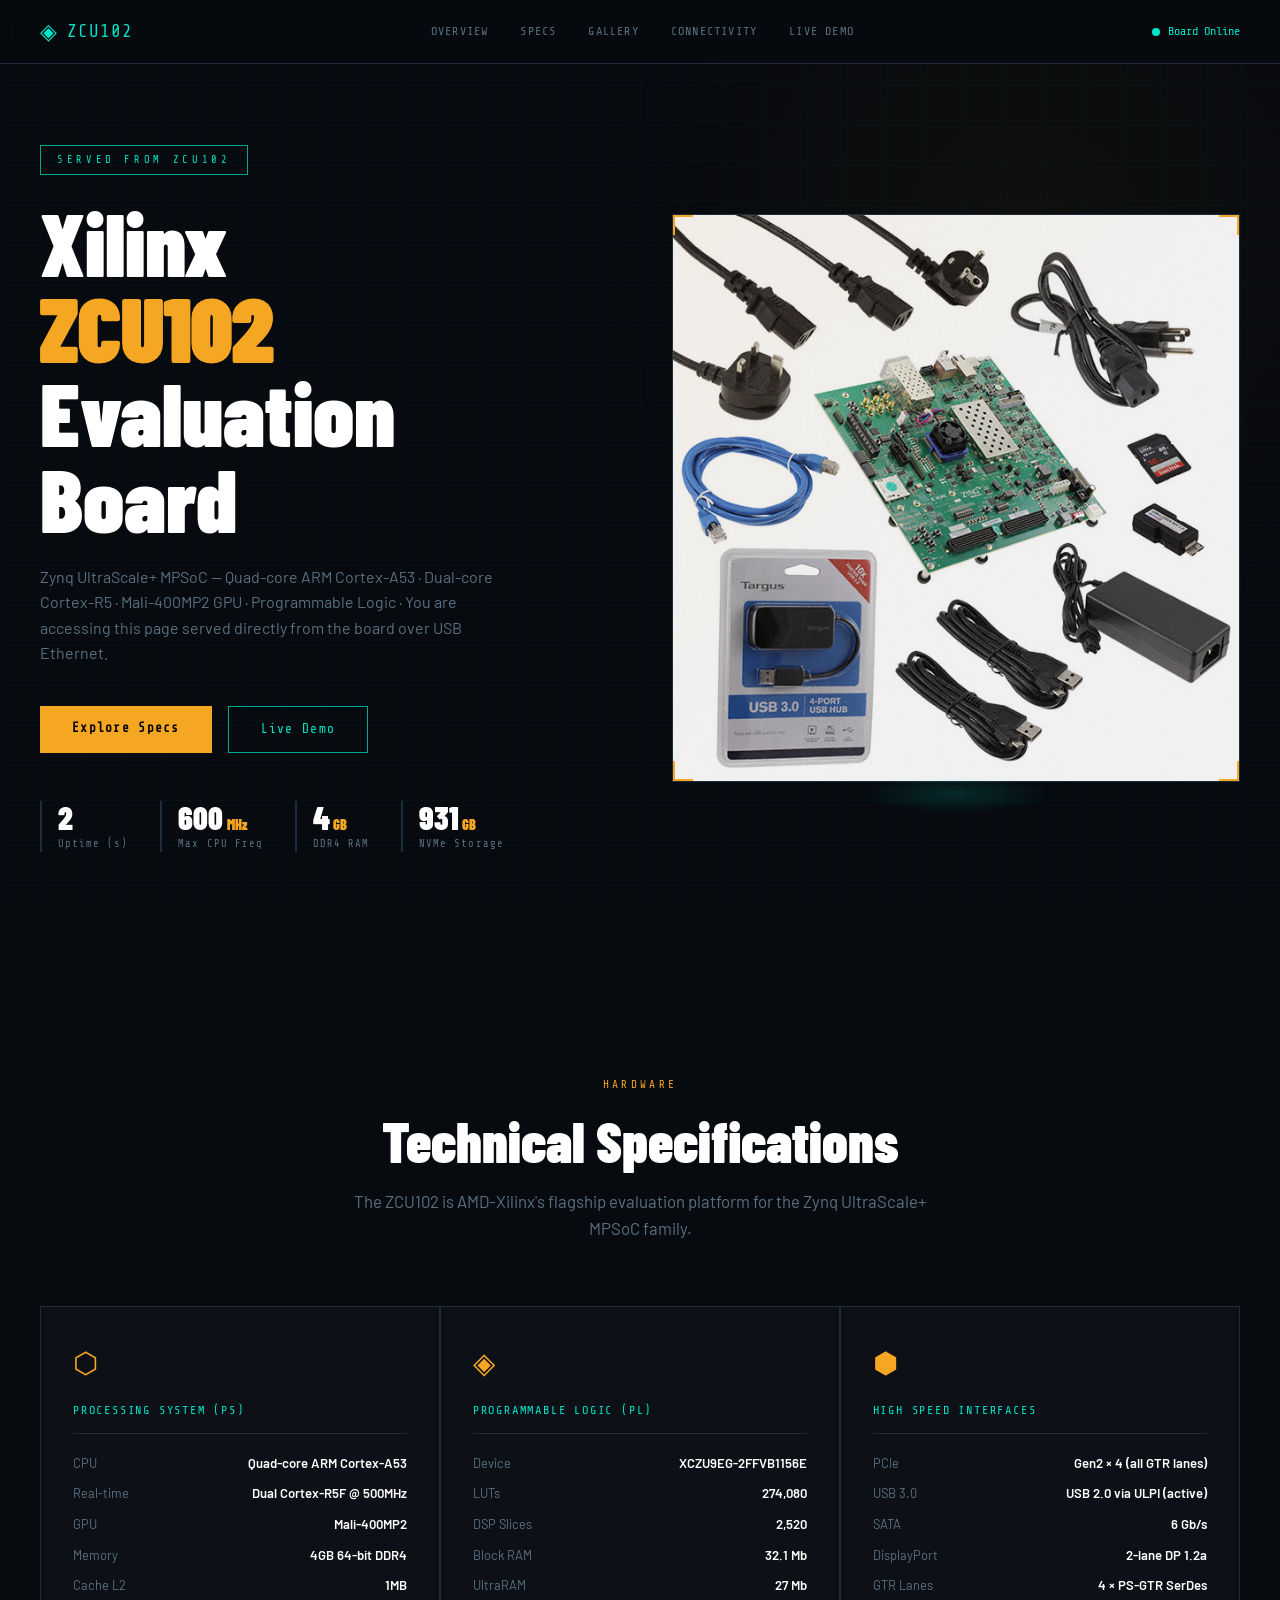
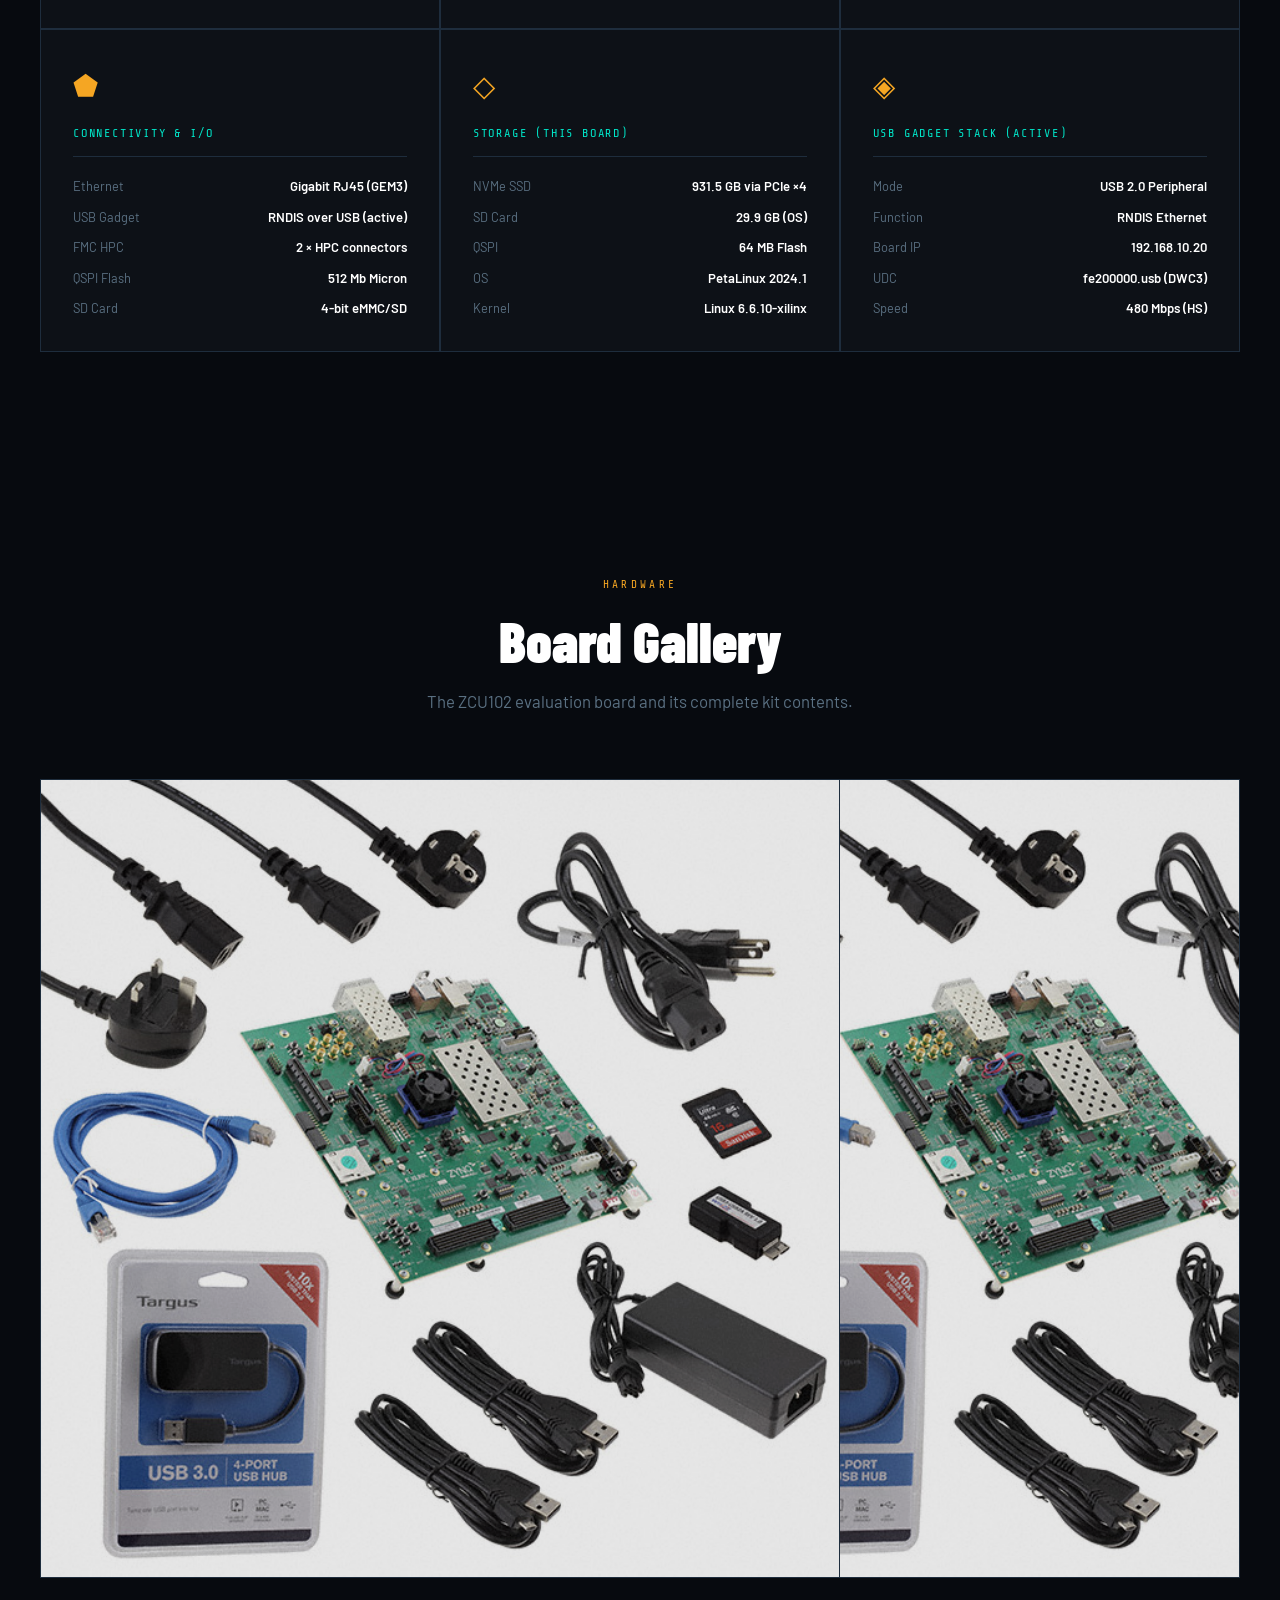
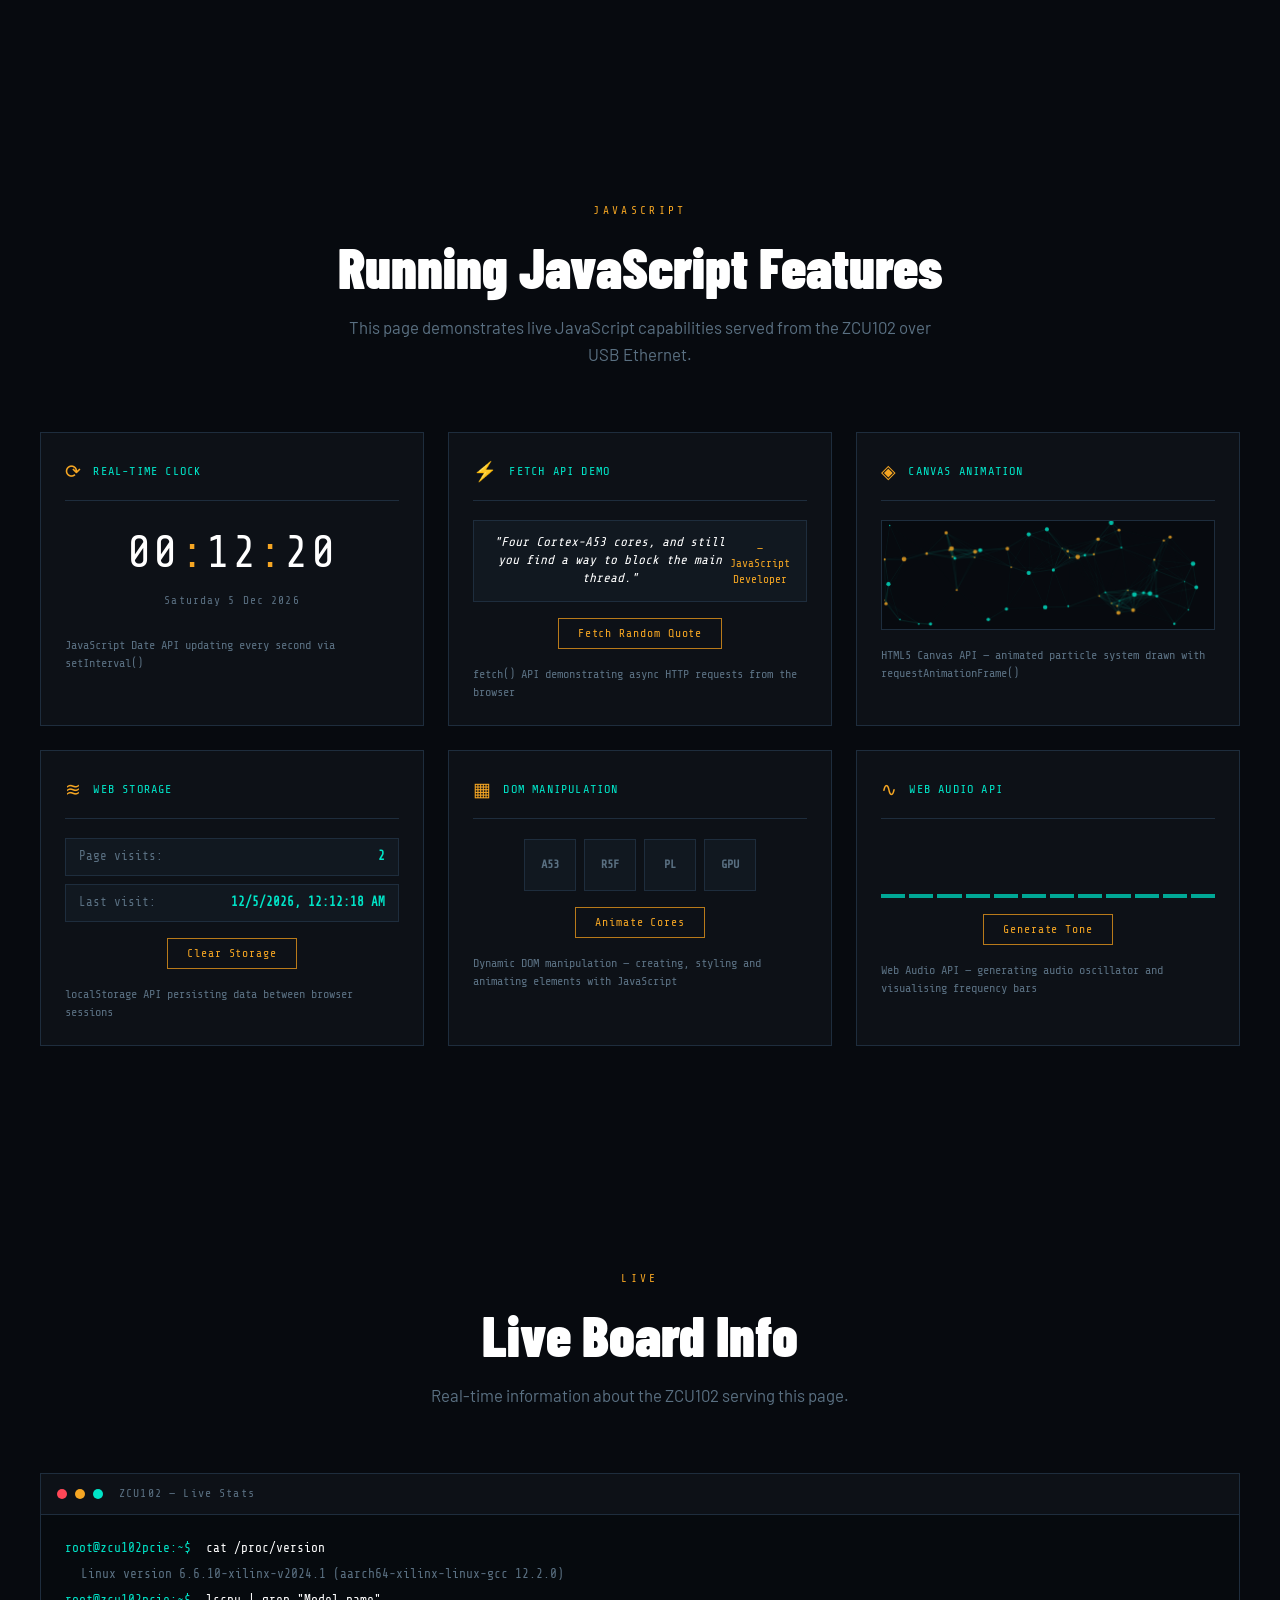
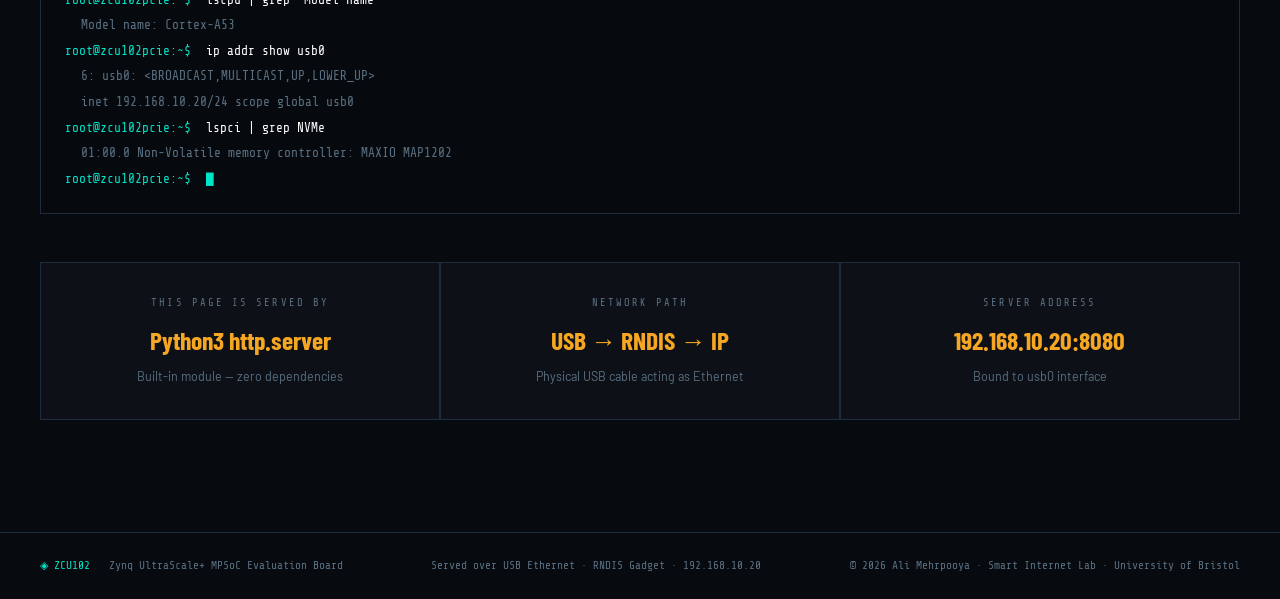
<file: webserver/www/index.html>
<!DOCTYPE html>
<html lang="en">
<head>
<meta charset="UTF-8">
<meta name="viewport" content="width=device-width, initial-scale=1.0">
<title>ZCU102 — Xilinx Zynq UltraScale+ MPSoC</title>
<link rel="stylesheet" href="style.css">
</head>
<body>

<!-- Animated background grid -->
<div class="bg-grid"></div>
<div class="bg-glow"></div>

<!-- Navigation -->
<nav class="nav">
  <div class="nav-logo">
    <span class="nav-logo-icon">◈</span>
    <span>ZCU102</span>
  </div>
  <div class="nav-links">
    <a href="#overview">Overview</a>
    <a href="#specs">Specs</a>
    <a href="#gallery">Gallery</a>
    <a href="#connectivity">Connectivity</a>
    <a href="#demo">Live Demo</a>
  </div>
  <div class="nav-status">
    <span class="status-dot"></span>
    <span id="board-status">Board Online</span>
  </div>
</nav>

<!-- Hero Section -->
<section class="hero" id="overview">
  <div class="hero-content">
    <div class="hero-badge">SERVED FROM ZCU102</div>
    <h1 class="hero-title">
      Xilinx<br>
      <span class="hero-title-accent">ZCU102</span><br>
      Evaluation Board
    </h1>
    <p class="hero-subtitle">
      Zynq UltraScale+ MPSoC — Quad-core ARM Cortex-A53 · Dual-core Cortex-R5 ·
      Mali-400MP2 GPU · Programmable Logic · You are accessing this page served
      directly from the board over USB Ethernet.
    </p>
    <div class="hero-cta">
      <a href="#specs" class="btn-primary">Explore Specs</a>
      <a href="#demo" class="btn-secondary">Live Demo</a>
    </div>
    <div class="hero-stats">
      <div class="stat">
        <div class="stat-value" id="uptime-val">--</div>
        <div class="stat-label">Uptime (s)</div>
      </div>
      <div class="stat">
        <div class="stat-value">600<span class="stat-unit">MHz</span></div>
        <div class="stat-label">Max CPU Freq</div>
      </div>
      <div class="stat">
        <div class="stat-value">4<span class="stat-unit">GB</span></div>
        <div class="stat-label">DDR4 RAM</div>
      </div>
      <div class="stat">
        <div class="stat-value">931<span class="stat-unit">GB</span></div>
        <div class="stat-label">NVMe Storage</div>
      </div>
    </div>
  </div>
  <div class="hero-visual">
    <div class="board-frame">
      <img src="board.jpg" alt="ZCU102 Evaluation Board" class="board-img" id="hero-board-img">
      <div class="board-frame-corner tl"></div>
      <div class="board-frame-corner tr"></div>
      <div class="board-frame-corner bl"></div>
      <div class="board-frame-corner br"></div>
    </div>
    <div class="board-pulse"></div>
  </div>
</section>

<!-- Specs Section -->
<section class="specs-section" id="specs">
  <div class="section-header">
    <div class="section-tag">HARDWARE</div>
    <h2>Technical Specifications</h2>
    <p>The ZCU102 is AMD-Xilinx's flagship evaluation platform for the Zynq UltraScale+ MPSoC family.</p>
  </div>

  <div class="specs-grid">

    <div class="spec-card" data-delay="0">
      <div class="spec-card-icon">⬡</div>
      <div class="spec-card-title">Processing System (PS)</div>
      <ul class="spec-list">
        <li><span>CPU</span><strong>Quad-core ARM Cortex-A53</strong></li>
        <li><span>Real-time</span><strong>Dual Cortex-R5F @ 500MHz</strong></li>
        <li><span>GPU</span><strong>Mali-400MP2</strong></li>
        <li><span>Memory</span><strong>4GB 64-bit DDR4</strong></li>
        <li><span>Cache L2</span><strong>1MB</strong></li>
      </ul>
    </div>

    <div class="spec-card" data-delay="100">
      <div class="spec-card-icon">◈</div>
      <div class="spec-card-title">Programmable Logic (PL)</div>
      <ul class="spec-list">
        <li><span>Device</span><strong>XCZU9EG-2FFVB1156E</strong></li>
        <li><span>LUTs</span><strong>274,080</strong></li>
        <li><span>DSP Slices</span><strong>2,520</strong></li>
        <li><span>Block RAM</span><strong>32.1 Mb</strong></li>
        <li><span>UltraRAM</span><strong>27 Mb</strong></li>
      </ul>
    </div>

    <div class="spec-card" data-delay="200">
      <div class="spec-card-icon">⬢</div>
      <div class="spec-card-title">High Speed Interfaces</div>
      <ul class="spec-list">
        <li><span>PCIe</span><strong>Gen2 × 4 (all GTR lanes)</strong></li>
        <li><span>USB 3.0</span><strong>USB 2.0 via ULPI (active)</strong></li>
        <li><span>SATA</span><strong>6 Gb/s</strong></li>
        <li><span>DisplayPort</span><strong>2-lane DP 1.2a</strong></li>
        <li><span>GTR Lanes</span><strong>4 × PS-GTR SerDes</strong></li>
      </ul>
    </div>

    <div class="spec-card" data-delay="300">
      <div class="spec-card-icon">⬟</div>
      <div class="spec-card-title">Connectivity & I/O</div>
      <ul class="spec-list">
        <li><span>Ethernet</span><strong>Gigabit RJ45 (GEM3)</strong></li>
        <li><span>USB Gadget</span><strong>RNDIS over USB (active)</strong></li>
        <li><span>FMC HPC</span><strong>2 × HPC connectors</strong></li>
        <li><span>QSPI Flash</span><strong>512 Mb Micron</strong></li>
        <li><span>SD Card</span><strong>4-bit eMMC/SD</strong></li>
      </ul>
    </div>

    <div class="spec-card" data-delay="400">
      <div class="spec-card-icon">◇</div>
      <div class="spec-card-title">Storage (This Board)</div>
      <ul class="spec-list">
        <li><span>NVMe SSD</span><strong>931.5 GB via PCIe ×4</strong></li>
        <li><span>SD Card</span><strong>29.9 GB (OS)</strong></li>
        <li><span>QSPI</span><strong>64 MB Flash</strong></li>
        <li><span>OS</span><strong>PetaLinux 2024.1</strong></li>
        <li><span>Kernel</span><strong>Linux 6.6.10-xilinx</strong></li>
      </ul>
    </div>

    <div class="spec-card" data-delay="500">
      <div class="spec-card-icon">◈</div>
      <div class="spec-card-title">USB Gadget Stack (Active)</div>
      <ul class="spec-list">
        <li><span>Mode</span><strong>USB 2.0 Peripheral</strong></li>
        <li><span>Function</span><strong>RNDIS Ethernet</strong></li>
        <li><span>Board IP</span><strong>192.168.10.20</strong></li>
        <li><span>UDC</span><strong>fe200000.usb (DWC3)</strong></li>
        <li><span>Speed</span><strong>480 Mbps (HS)</strong></li>
      </ul>
    </div>

  </div>
</section>

<!-- Gallery Section -->
<section class="gallery-section" id="gallery">
  <div class="section-header">
    <div class="section-tag">HARDWARE</div>
    <h2>Board Gallery</h2>
    <p>The ZCU102 evaluation board and its complete kit contents.</p>
  </div>

  <div class="gallery-grid">
    <div class="gallery-item gallery-item-large">
      <img src="board.jpg" alt="ZCU102 Evaluation Board — Top View">
      <div class="gallery-overlay">
        <div class="gallery-overlay-title">ZCU102 Evaluation Board</div>
        <div class="gallery-overlay-sub">Top view — XCZU9EG-2FFVB1156E</div>
      </div>
    </div>
    <div class="gallery-item">
      <img src="board-contents.jpg" alt="ZCU102 Kit Contents">
      <div class="gallery-overlay">
        <div class="gallery-overlay-title">Kit Contents</div>
        <div class="gallery-overlay-sub">EK-U1-ZCU102-G complete package</div>
      </div>
    </div>
  </div>
</section>

<!-- JavaScript Features Section -->
<section class="js-section" id="connectivity">
  <div class="section-header">
    <div class="section-tag">JAVASCRIPT</div>
    <h2>Running JavaScript Features</h2>
    <p>This page demonstrates live JavaScript capabilities served from the ZCU102 over USB Ethernet.</p>
  </div>

  <div class="js-features-grid">

    <div class="js-card">
      <div class="js-card-header">
        <span class="js-icon">⟳</span>
        <span>Real-time Clock</span>
      </div>
      <div class="js-card-body">
        <div class="clock-display">
          <span id="clock-hours">--</span><span class="clock-sep">:</span><span id="clock-minutes">--</span><span class="clock-sep">:</span><span id="clock-seconds">--</span>
        </div>
        <div class="clock-date" id="clock-date">---</div>
      </div>
      <div class="js-card-desc">JavaScript Date API updating every second via setInterval()</div>
    </div>

    <div class="js-card">
      <div class="js-card-header">
        <span class="js-icon">⚡</span>
        <span>Fetch API Demo</span>
      </div>
      <div class="js-card-body">
        <div class="fetch-result" id="fetch-result">Click to fetch data</div>
        <button class="js-btn" onclick="runFetch()">Fetch Random Quote</button>
      </div>
      <div class="js-card-desc">fetch() API demonstrating async HTTP requests from the browser</div>
    </div>

    <div class="js-card">
      <div class="js-card-header">
        <span class="js-icon">◈</span>
        <span>Canvas Animation</span>
      </div>
      <div class="js-card-body">
        <canvas id="canvas-demo" width="280" height="120"></canvas>
      </div>
      <div class="js-card-desc">HTML5 Canvas API — animated particle system drawn with requestAnimationFrame()</div>
    </div>

    <div class="js-card">
      <div class="js-card-header">
        <span class="js-icon">≋</span>
        <span>Web Storage</span>
      </div>
      <div class="js-card-body">
        <div class="storage-display">
          <div class="storage-item">
            <span>Page visits:</span>
            <strong id="visit-count">--</strong>
          </div>
          <div class="storage-item">
            <span>Last visit:</span>
            <strong id="last-visit">--</strong>
          </div>
        </div>
        <button class="js-btn" onclick="clearStorage()">Clear Storage</button>
      </div>
      <div class="js-card-desc">localStorage API persisting data between browser sessions</div>
    </div>

    <div class="js-card">
      <div class="js-card-header">
        <span class="js-icon">▦</span>
        <span>DOM Manipulation</span>
      </div>
      <div class="js-card-body">
        <div class="dom-demo">
          <div class="dom-box" id="dom-box-1">A53</div>
          <div class="dom-box" id="dom-box-2">R5F</div>
          <div class="dom-box" id="dom-box-3">PL</div>
          <div class="dom-box" id="dom-box-4">GPU</div>
        </div>
        <button class="js-btn" onclick="animateBoxes()">Animate Cores</button>
      </div>
      <div class="js-card-desc">Dynamic DOM manipulation — creating, styling and animating elements with JavaScript</div>
    </div>

    <div class="js-card">
      <div class="js-card-header">
        <span class="js-icon">∿</span>
        <span>Web Audio API</span>
      </div>
      <div class="js-card-body">
        <div class="audio-viz" id="audio-viz">
          <div class="audio-bar"></div>
          <div class="audio-bar"></div>
          <div class="audio-bar"></div>
          <div class="audio-bar"></div>
          <div class="audio-bar"></div>
          <div class="audio-bar"></div>
          <div class="audio-bar"></div>
          <div class="audio-bar"></div>
          <div class="audio-bar"></div>
          <div class="audio-bar"></div>
          <div class="audio-bar"></div>
          <div class="audio-bar"></div>
        </div>
        <button class="js-btn" onclick="playTone()">Generate Tone</button>
      </div>
      <div class="js-card-desc">Web Audio API — generating audio oscillator and visualising frequency bars</div>
    </div>

  </div>
</section>

<!-- Live Demo Section -->
<section class="demo-section" id="demo">
  <div class="section-header">
    <div class="section-tag">LIVE</div>
    <h2>Live Board Info</h2>
    <p>Real-time information about the ZCU102 serving this page.</p>
  </div>

  <div class="demo-terminal">
    <div class="terminal-bar">
      <span class="terminal-dot red"></span>
      <span class="terminal-dot yellow"></span>
      <span class="terminal-dot green"></span>
      <span class="terminal-title">ZCU102 — Live Stats</span>
    </div>
    <div class="terminal-body">
      <div class="terminal-line"><span class="term-prompt">root@zcu102pcie:~$</span> <span class="term-cmd">cat /proc/version</span></div>
      <div class="terminal-line term-out">Linux version 6.6.10-xilinx-v2024.1 (aarch64-xilinx-linux-gcc 12.2.0)</div>
      <div class="terminal-line"><span class="term-prompt">root@zcu102pcie:~$</span> <span class="term-cmd">lscpu | grep "Model name"</span></div>
      <div class="terminal-line term-out">Model name: Cortex-A53</div>
      <div class="terminal-line"><span class="term-prompt">root@zcu102pcie:~$</span> <span class="term-cmd">ip addr show usb0</span></div>
      <div class="terminal-line term-out">6: usb0: &lt;BROADCAST,MULTICAST,UP,LOWER_UP&gt;</div>
      <div class="terminal-line term-out">    inet 192.168.10.20/24 scope global usb0</div>
      <div class="terminal-line"><span class="term-prompt">root@zcu102pcie:~$</span> <span class="term-cmd">lspci | grep NVMe</span></div>
      <div class="terminal-line term-out">01:00.0 Non-Volatile memory controller: MAXIO MAP1202</div>
      <div class="terminal-line"><span class="term-prompt">root@zcu102pcie:~$</span> <span class="term-cmd" id="blink-cursor">█</span></div>
    </div>
  </div>

  <div class="info-cards">
    <div class="info-card">
      <div class="info-card-label">This page is served by</div>
      <div class="info-card-value">Python3 http.server</div>
      <div class="info-card-sub">Built-in module — zero dependencies</div>
    </div>
    <div class="info-card">
      <div class="info-card-label">Network path</div>
      <div class="info-card-value">USB → RNDIS → IP</div>
      <div class="info-card-sub">Physical USB cable acting as Ethernet</div>
    </div>
    <div class="info-card">
      <div class="info-card-label">Server address</div>
      <div class="info-card-value">192.168.10.20:8080</div>
      <div class="info-card-sub">Bound to usb0 interface</div>
    </div>
  </div>
</section>

<!-- Footer -->
<footer class="footer">
  <div class="footer-left">
    <span class="footer-logo">◈ ZCU102</span>
    <span>Zynq UltraScale+ MPSoC Evaluation Board</span>
  </div>
  <div class="footer-center">
    <span>Served over USB Ethernet · RNDIS Gadget · 192.168.10.20</span>
  </div>
  <div class="footer-right">
    <span>© 2026 Ali Mehrpooya · Smart Internet Lab · University of Bristol</span>
  </div>
</footer>

<script src="app.js"></script>
</body>
</html>
</file>
<file: webserver/www/style.css>
/* ═══════════════════════════════════════════════════════════════
   ZCU102 Showcase — style.css
   Aesthetic: Dark industrial-futuristic with amber/teal accents
   Inspired by FPGA datasheets and circuit board aesthetics
   ═══════════════════════════════════════════════════════════════ */

@import url('https://fonts.googleapis.com/css2?family=Share+Tech+Mono&family=Barlow:wght@300;400;600;700;900&family=Barlow+Condensed:wght@700;900&display=swap');

/* ── Variables ── */
:root {
  --bg:        #070a0f;
  --bg2:       #0d1117;
  --bg3:       #111820;
  --amber:     #f5a623;
  --amber-dim: #b87a1a;
  --teal:      #00e5c8;
  --teal-dim:  #00a896;
  --red:       #ff4757;
  --text:      #c8d6e5;
  --text-dim:  #5a7082;
  --border:    #1e2d3d;
  --border-glow: rgba(0, 229, 200, 0.25);
  --mono:      'Share Tech Mono', monospace;
  --body:      'Barlow', sans-serif;
  --display:   'Barlow Condensed', sans-serif;
}

/* ── Reset & Base ── */
*, *::before, *::after { box-sizing: border-box; margin: 0; padding: 0; }

html { scroll-behavior: smooth; }

body {
  background: var(--bg);
  color: var(--text);
  font-family: var(--body);
  font-size: 16px;
  line-height: 1.6;
  overflow-x: hidden;
}

/* ── Background Effects ── */
.bg-grid {
  position: fixed;
  inset: 0;
  background-image:
    linear-gradient(rgba(0,229,200,0.03) 1px, transparent 1px),
    linear-gradient(90deg, rgba(0,229,200,0.03) 1px, transparent 1px);
  background-size: 40px 40px;
  pointer-events: none;
  z-index: 0;
}

.bg-glow {
  position: fixed;
  top: -30%;
  right: -20%;
  width: 80vw;
  height: 80vw;
  background: radial-gradient(ellipse, rgba(245,166,35,0.04) 0%, transparent 60%);
  pointer-events: none;
  z-index: 0;
}

/* ── Navigation ── */
.nav {
  position: fixed;
  top: 0;
  left: 0;
  right: 0;
  z-index: 100;
  display: flex;
  align-items: center;
  justify-content: space-between;
  padding: 0 2.5rem;
  height: 64px;
  background: rgba(7,10,15,0.85);
  backdrop-filter: blur(12px);
  border-bottom: 1px solid var(--border);
}

.nav-logo {
  display: flex;
  align-items: center;
  gap: 0.6rem;
  font-family: var(--mono);
  font-size: 1.1rem;
  color: var(--teal);
  letter-spacing: 0.05em;
}

.nav-logo-icon {
  font-size: 1.4rem;
  animation: spin-slow 8s linear infinite;
}

@keyframes spin-slow {
  from { transform: rotate(0deg); }
  to   { transform: rotate(360deg); }
}

.nav-links {
  display: flex;
  gap: 2rem;
}

.nav-links a {
  font-family: var(--mono);
  font-size: 0.75rem;
  color: var(--text-dim);
  text-decoration: none;
  letter-spacing: 0.1em;
  text-transform: uppercase;
  transition: color 0.2s;
}

.nav-links a:hover { color: var(--teal); }

.nav-status {
  display: flex;
  align-items: center;
  gap: 0.5rem;
  font-family: var(--mono);
  font-size: 0.75rem;
  color: var(--teal);
}

.status-dot {
  width: 8px;
  height: 8px;
  border-radius: 50%;
  background: var(--teal);
  animation: pulse-dot 2s ease-in-out infinite;
}

@keyframes pulse-dot {
  0%, 100% { opacity: 1; box-shadow: 0 0 0 0 rgba(0,229,200,0.4); }
  50%       { opacity: 0.6; box-shadow: 0 0 0 6px rgba(0,229,200,0); }
}

/* ── Sections common ── */
section {
  position: relative;
  z-index: 1;
  padding: 7rem 2.5rem;
  max-width: 1400px;
  margin: 0 auto;
}

.section-header {
  text-align: center;
  margin-bottom: 4rem;
}

.section-tag {
  font-family: var(--mono);
  font-size: 0.7rem;
  letter-spacing: 0.3em;
  color: var(--amber);
  margin-bottom: 1rem;
}

.section-header h2 {
  font-family: var(--display);
  font-size: clamp(2rem, 5vw, 3.5rem);
  font-weight: 900;
  color: #fff;
  line-height: 1.1;
  margin-bottom: 1rem;
}

.section-header p {
  color: var(--text-dim);
  max-width: 600px;
  margin: 0 auto;
  font-size: 1.05rem;
}

/* ── Hero Section ── */
.hero {
  min-height: 100vh;
  display: grid;
  grid-template-columns: 1fr 1fr;
  align-items: center;
  gap: 4rem;
  padding-top: 9rem;
}

.hero-badge {
  font-family: var(--mono);
  font-size: 0.65rem;
  letter-spacing: 0.35em;
  color: var(--teal);
  border: 1px solid var(--teal-dim);
  display: inline-block;
  padding: 0.35rem 1rem;
  margin-bottom: 1.5rem;
  animation: fade-in-up 0.6s ease forwards;
}

.hero-title {
  font-family: var(--display);
  font-size: clamp(3rem, 7vw, 6.5rem);
  font-weight: 900;
  line-height: 0.95;
  color: #fff;
  margin-bottom: 1.5rem;
  animation: fade-in-up 0.6s ease 0.1s both;
}

.hero-title-accent {
  color: var(--amber);
  -webkit-text-stroke: 2px var(--amber);
}

.hero-subtitle {
  color: var(--text-dim);
  font-size: 1rem;
  max-width: 480px;
  margin-bottom: 2.5rem;
  animation: fade-in-up 0.6s ease 0.2s both;
}

.hero-cta {
  display: flex;
  gap: 1rem;
  margin-bottom: 3rem;
  animation: fade-in-up 0.6s ease 0.3s both;
}

.btn-primary {
  background: var(--amber);
  color: #000;
  padding: 0.75rem 2rem;
  font-family: var(--mono);
  font-size: 0.8rem;
  letter-spacing: 0.1em;
  text-decoration: none;
  font-weight: bold;
  transition: background 0.2s, transform 0.2s;
}

.btn-primary:hover {
  background: #ffd07a;
  transform: translateY(-2px);
}

.btn-secondary {
  border: 1px solid var(--teal-dim);
  color: var(--teal);
  padding: 0.75rem 2rem;
  font-family: var(--mono);
  font-size: 0.8rem;
  letter-spacing: 0.1em;
  text-decoration: none;
  transition: border-color 0.2s, color 0.2s, transform 0.2s;
}

.btn-secondary:hover {
  border-color: var(--teal);
  transform: translateY(-2px);
}

.hero-stats {
  display: flex;
  gap: 2rem;
  animation: fade-in-up 0.6s ease 0.4s both;
}

.stat {
  border-left: 2px solid var(--border);
  padding-left: 1rem;
}

.stat-value {
  font-family: var(--display);
  font-size: 2rem;
  font-weight: 900;
  color: #fff;
  line-height: 1;
}

.stat-unit {
  font-size: 0.9rem;
  color: var(--amber);
  margin-left: 0.2rem;
}

.stat-label {
  font-family: var(--mono);
  font-size: 0.65rem;
  letter-spacing: 0.1em;
  color: var(--text-dim);
  margin-top: 0.2rem;
}

/* ── Hero Visual ── */
.hero-visual {
  position: relative;
  animation: fade-in-up 0.8s ease 0.2s both;
}

.board-frame {
  position: relative;
  border: 1px solid var(--border);
  overflow: hidden;
}

.board-frame::after {
  content: '';
  position: absolute;
  inset: 0;
  background: linear-gradient(135deg, rgba(245,166,35,0.05) 0%, transparent 60%);
  pointer-events: none;
}

.board-img {
  width: 100%;
  display: block;
  filter: saturate(0.9) brightness(0.95);
  transition: filter 0.4s;
}

.board-img:hover { filter: saturate(1.1) brightness(1.05); }

.board-frame-corner {
  position: absolute;
  width: 20px;
  height: 20px;
  border-color: var(--amber);
  border-style: solid;
}

.board-frame-corner.tl { top: 0; left: 0; border-width: 2px 0 0 2px; }
.board-frame-corner.tr { top: 0; right: 0; border-width: 2px 2px 0 0; }
.board-frame-corner.bl { bottom: 0; left: 0; border-width: 0 0 2px 2px; }
.board-frame-corner.br { bottom: 0; right: 0; border-width: 0 2px 2px 0; }

.board-pulse {
  position: absolute;
  bottom: -2rem;
  left: 50%;
  transform: translateX(-50%);
  width: 200px;
  height: 40px;
  background: radial-gradient(ellipse, rgba(0,229,200,0.15) 0%, transparent 70%);
  animation: pulse-glow 3s ease-in-out infinite;
}

@keyframes pulse-glow {
  0%, 100% { opacity: 0.5; transform: translateX(-50%) scaleX(1); }
  50%       { opacity: 1;   transform: translateX(-50%) scaleX(1.3); }
}

/* ── Specs Grid ── */
.specs-grid {
  display: grid;
  grid-template-columns: repeat(3, 1fr);
  gap: 1.5px;
  background: var(--border);
  border: 1px solid var(--border);
}

.spec-card {
  background: var(--bg2);
  padding: 2rem;
  transition: background 0.3s;
  opacity: 0;
  transform: translateY(20px);
  animation: fade-in-up 0.5s ease forwards;
}

.spec-card:nth-child(1) { animation-delay: 0.0s; }
.spec-card:nth-child(2) { animation-delay: 0.1s; }
.spec-card:nth-child(3) { animation-delay: 0.2s; }
.spec-card:nth-child(4) { animation-delay: 0.3s; }
.spec-card:nth-child(5) { animation-delay: 0.4s; }
.spec-card:nth-child(6) { animation-delay: 0.5s; }

.spec-card:hover { background: var(--bg3); }

.spec-card-icon {
  font-size: 1.8rem;
  color: var(--amber);
  margin-bottom: 1rem;
  display: block;
}

.spec-card-title {
  font-family: var(--mono);
  font-size: 0.75rem;
  letter-spacing: 0.15em;
  color: var(--teal);
  text-transform: uppercase;
  margin-bottom: 1.2rem;
  padding-bottom: 0.8rem;
  border-bottom: 1px solid var(--border);
}

.spec-list {
  list-style: none;
  display: flex;
  flex-direction: column;
  gap: 0.6rem;
}

.spec-list li {
  display: flex;
  justify-content: space-between;
  align-items: baseline;
  gap: 1rem;
  font-size: 0.85rem;
}

.spec-list li span {
  color: var(--text-dim);
  font-size: 0.8rem;
  white-space: nowrap;
}

.spec-list li strong {
  color: #fff;
  font-weight: 600;
  text-align: right;
  font-size: 0.82rem;
}

/* ── Gallery ── */
.gallery-grid {
  display: grid;
  grid-template-columns: 2fr 1fr;
  gap: 1.5px;
  background: var(--border);
  border: 1px solid var(--border);
}

.gallery-item {
  position: relative;
  overflow: hidden;
  cursor: pointer;
}

.gallery-item.gallery-item-large { min-height: 400px; }

.gallery-item img {
  width: 100%;
  height: 100%;
  object-fit: cover;
  display: block;
  transition: transform 0.6s ease, filter 0.4s;
  filter: saturate(0.8) brightness(0.9);
}

.gallery-item:hover img {
  transform: scale(1.04);
  filter: saturate(1) brightness(1);
}

.gallery-overlay {
  position: absolute;
  bottom: 0;
  left: 0;
  right: 0;
  padding: 2rem;
  background: linear-gradient(transparent, rgba(7,10,15,0.9));
  transform: translateY(100%);
  transition: transform 0.4s ease;
}

.gallery-item:hover .gallery-overlay { transform: translateY(0); }

.gallery-overlay-title {
  font-family: var(--display);
  font-size: 1.3rem;
  font-weight: 700;
  color: #fff;
}

.gallery-overlay-sub {
  font-family: var(--mono);
  font-size: 0.7rem;
  color: var(--amber);
  letter-spacing: 0.1em;
  margin-top: 0.3rem;
}

/* ── JS Features Grid ── */
.js-features-grid {
  display: grid;
  grid-template-columns: repeat(3, 1fr);
  gap: 1.5rem;
}

.js-card {
  background: var(--bg2);
  border: 1px solid var(--border);
  padding: 1.5rem;
  transition: border-color 0.3s, box-shadow 0.3s;
}

.js-card:hover {
  border-color: var(--teal-dim);
  box-shadow: 0 0 20px rgba(0,229,200,0.06);
}

.js-card-header {
  display: flex;
  align-items: center;
  gap: 0.7rem;
  font-family: var(--mono);
  font-size: 0.75rem;
  letter-spacing: 0.1em;
  color: var(--teal);
  text-transform: uppercase;
  margin-bottom: 1.2rem;
  padding-bottom: 0.8rem;
  border-bottom: 1px solid var(--border);
}

.js-icon {
  font-size: 1.2rem;
  color: var(--amber);
}

.js-card-body {
  min-height: 100px;
  display: flex;
  flex-direction: column;
  align-items: center;
  justify-content: center;
  gap: 1rem;
  margin-bottom: 1rem;
}

.js-card-desc {
  font-size: 0.75rem;
  color: var(--text-dim);
  font-family: var(--mono);
  line-height: 1.5;
}

.js-btn {
  background: transparent;
  border: 1px solid var(--amber-dim);
  color: var(--amber);
  padding: 0.5rem 1.2rem;
  font-family: var(--mono);
  font-size: 0.72rem;
  letter-spacing: 0.08em;
  cursor: pointer;
  transition: background 0.2s, border-color 0.2s;
}

.js-btn:hover {
  background: rgba(245,166,35,0.1);
  border-color: var(--amber);
}

/* Clock */
.clock-display {
  font-family: var(--mono);
  font-size: 2.8rem;
  color: #fff;
  letter-spacing: 0.05em;
  line-height: 1;
}

.clock-sep {
  color: var(--amber);
  animation: blink-sep 1s step-end infinite;
}

@keyframes blink-sep {
  50% { opacity: 0; }
}

.clock-date {
  font-family: var(--mono);
  font-size: 0.7rem;
  color: var(--text-dim);
  letter-spacing: 0.1em;
}

/* Fetch result */
.fetch-result {
  background: var(--bg3);
  border: 1px solid var(--border);
  padding: 0.8rem 1rem;
  font-size: 0.8rem;
  color: var(--text-dim);
  font-family: var(--mono);
  text-align: center;
  min-height: 50px;
  display: flex;
  align-items: center;
  justify-content: center;
  width: 100%;
  line-height: 1.4;
}

/* Canvas */
#canvas-demo {
  border: 1px solid var(--border);
  background: var(--bg);
  width: 100%;
  height: 110px;
}

/* Storage */
.storage-display {
  width: 100%;
  display: flex;
  flex-direction: column;
  gap: 0.5rem;
}

.storage-item {
  display: flex;
  justify-content: space-between;
  font-family: var(--mono);
  font-size: 0.78rem;
  padding: 0.5rem 0.8rem;
  background: var(--bg3);
  border: 1px solid var(--border);
}

.storage-item span { color: var(--text-dim); }
.storage-item strong { color: var(--teal); }

/* DOM boxes */
.dom-demo {
  display: flex;
  gap: 0.5rem;
  flex-wrap: wrap;
  justify-content: center;
}

.dom-box {
  width: 52px;
  height: 52px;
  display: flex;
  align-items: center;
  justify-content: center;
  font-family: var(--mono);
  font-size: 0.75rem;
  font-weight: bold;
  border: 1px solid var(--border);
  color: var(--text-dim);
  background: var(--bg3);
  transition: all 0.3s;
  cursor: default;
}

/* Audio viz */
.audio-viz {
  display: flex;
  align-items: flex-end;
  gap: 4px;
  height: 60px;
  width: 100%;
}

.audio-bar {
  flex: 1;
  background: var(--teal-dim);
  height: 4px;
  transition: height 0.1s ease;
  min-height: 4px;
}

/* ── Demo Terminal ── */
.demo-terminal {
  background: #060a0e;
  border: 1px solid var(--border);
  overflow: hidden;
  margin-bottom: 3rem;
}

.terminal-bar {
  display: flex;
  align-items: center;
  gap: 0.5rem;
  padding: 0.7rem 1rem;
  background: #0d1117;
  border-bottom: 1px solid var(--border);
}

.terminal-dot {
  width: 10px;
  height: 10px;
  border-radius: 50%;
}

.terminal-dot.red    { background: #ff4757; }
.terminal-dot.yellow { background: #f5a623; }
.terminal-dot.green  { background: #00e5c8; }

.terminal-title {
  font-family: var(--mono);
  font-size: 0.72rem;
  color: var(--text-dim);
  margin-left: 0.5rem;
  letter-spacing: 0.1em;
}

.terminal-body {
  padding: 1.5rem;
  display: flex;
  flex-direction: column;
  gap: 0.4rem;
}

.terminal-line {
  font-family: var(--mono);
  font-size: 0.8rem;
  line-height: 1.5;
}

.term-prompt { color: var(--teal); }
.term-cmd    { color: #fff; margin-left: 0.5rem; }
.term-out    { color: var(--text-dim); padding-left: 1rem; }

#blink-cursor {
  color: var(--teal);
  animation: blink-cur 1s step-end infinite;
}

@keyframes blink-cur {
  50% { opacity: 0; }
}

/* ── Info Cards ── */
.info-cards {
  display: grid;
  grid-template-columns: repeat(3, 1fr);
  gap: 1.5px;
  background: var(--border);
  border: 1px solid var(--border);
}

.info-card {
  background: var(--bg2);
  padding: 2rem;
  text-align: center;
}

.info-card-label {
  font-family: var(--mono);
  font-size: 0.65rem;
  letter-spacing: 0.2em;
  color: var(--text-dim);
  text-transform: uppercase;
  margin-bottom: 0.5rem;
}

.info-card-value {
  font-family: var(--display);
  font-size: 1.6rem;
  font-weight: 700;
  color: var(--amber);
  margin-bottom: 0.4rem;
}

.info-card-sub {
  font-size: 0.78rem;
  color: var(--text-dim);
}

/* ── Footer ── */
.footer {
  position: relative;
  z-index: 1;
  display: flex;
  justify-content: space-between;
  align-items: center;
  padding: 1.5rem 2.5rem;
  border-top: 1px solid var(--border);
  font-family: var(--mono);
  font-size: 0.7rem;
  color: var(--text-dim);
  flex-wrap: wrap;
  gap: 1rem;
}

.footer-logo {
  color: var(--teal);
  margin-right: 0.8rem;
}

/* ── Animations ── */
@keyframes fade-in-up {
  from { opacity: 0; transform: translateY(20px); }
  to   { opacity: 1; transform: translateY(0); }
}

/* ── Scrollbar ── */
::-webkit-scrollbar { width: 6px; }
::-webkit-scrollbar-track { background: var(--bg); }
::-webkit-scrollbar-thumb { background: var(--border); }
::-webkit-scrollbar-thumb:hover { background: var(--teal-dim); }

/* ── Responsive ── */
@media (max-width: 1024px) {
  .hero              { grid-template-columns: 1fr; padding-top: 8rem; }
  .hero-visual       { order: -1; max-width: 500px; margin: 0 auto; }
  .specs-grid        { grid-template-columns: repeat(2, 1fr); }
  .js-features-grid  { grid-template-columns: repeat(2, 1fr); }
  .gallery-grid      { grid-template-columns: 1fr; }
  .info-cards        { grid-template-columns: 1fr; }
}

@media (max-width: 640px) {
  .nav-links         { display: none; }
  .specs-grid        { grid-template-columns: 1fr; }
  .js-features-grid  { grid-template-columns: 1fr; }
  .hero-stats        { flex-wrap: wrap; gap: 1.5rem; }
  .footer            { flex-direction: column; text-align: center; }
}
</file>
